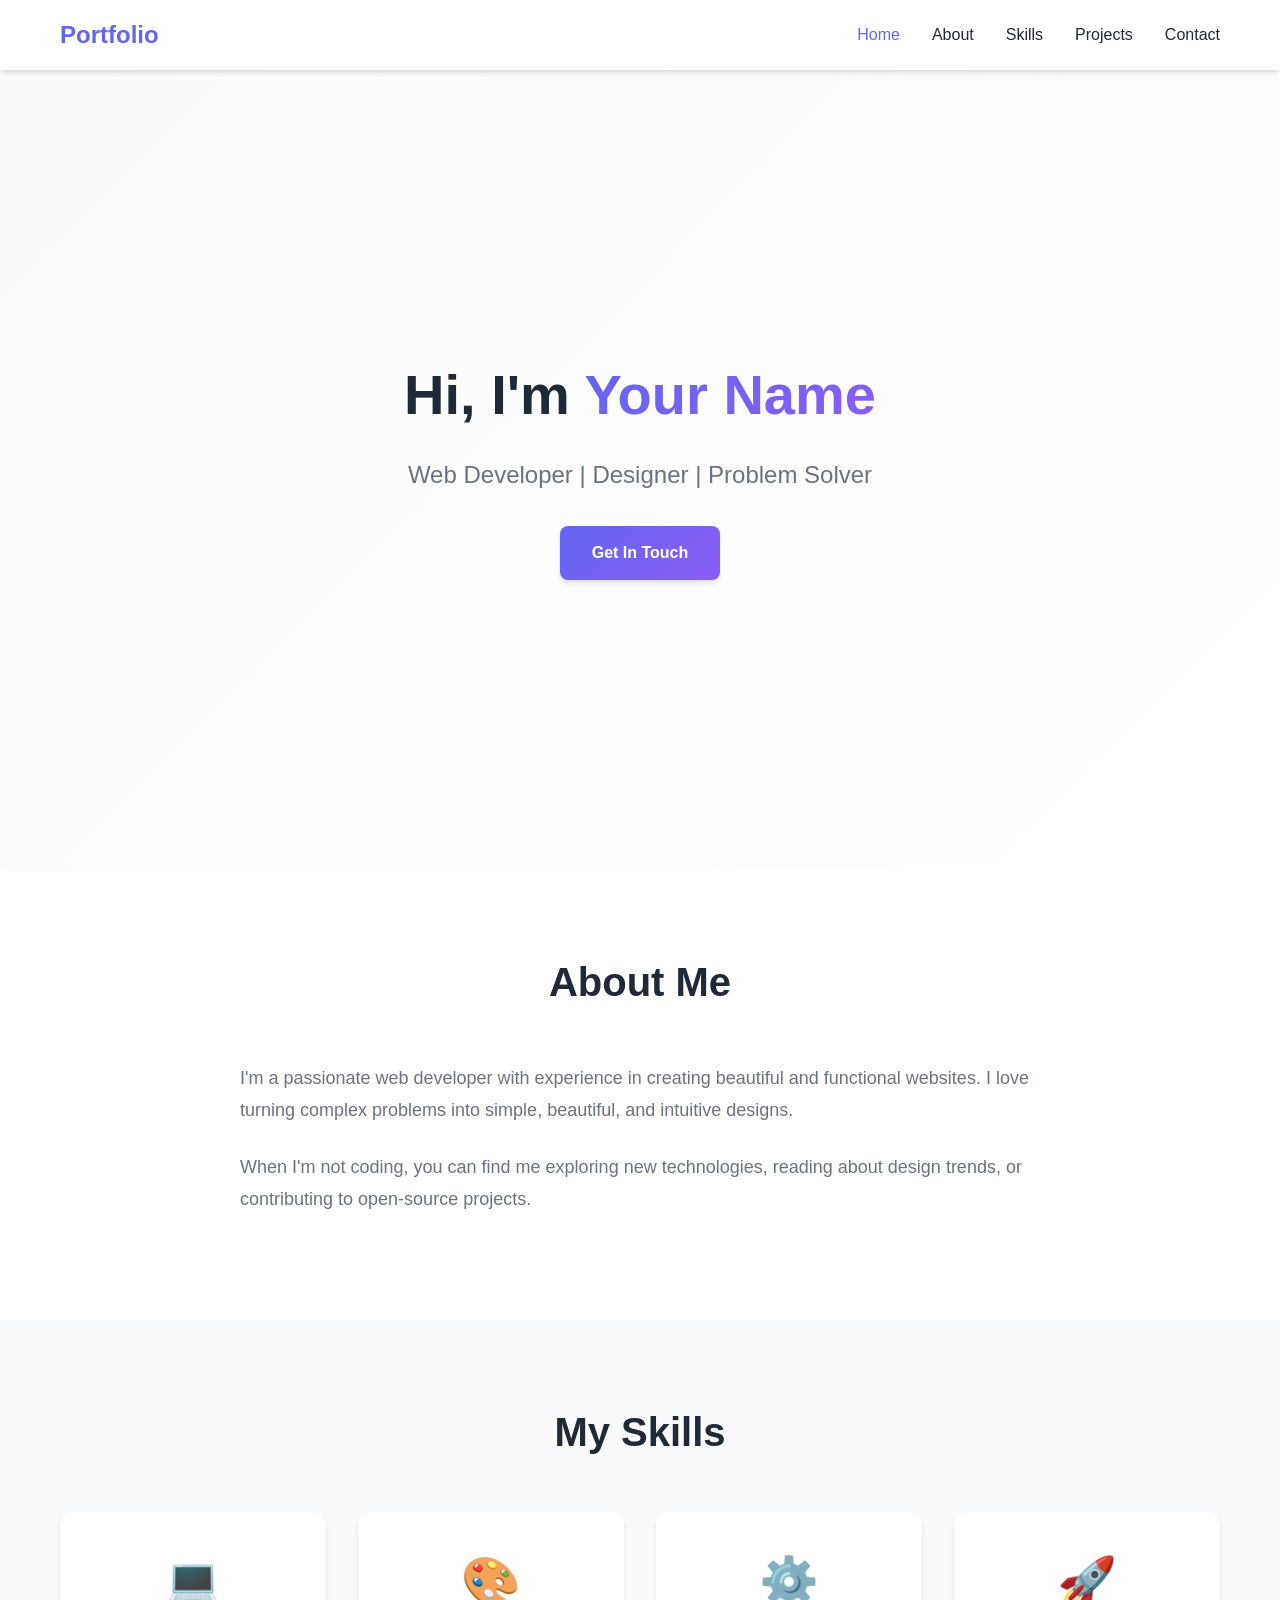
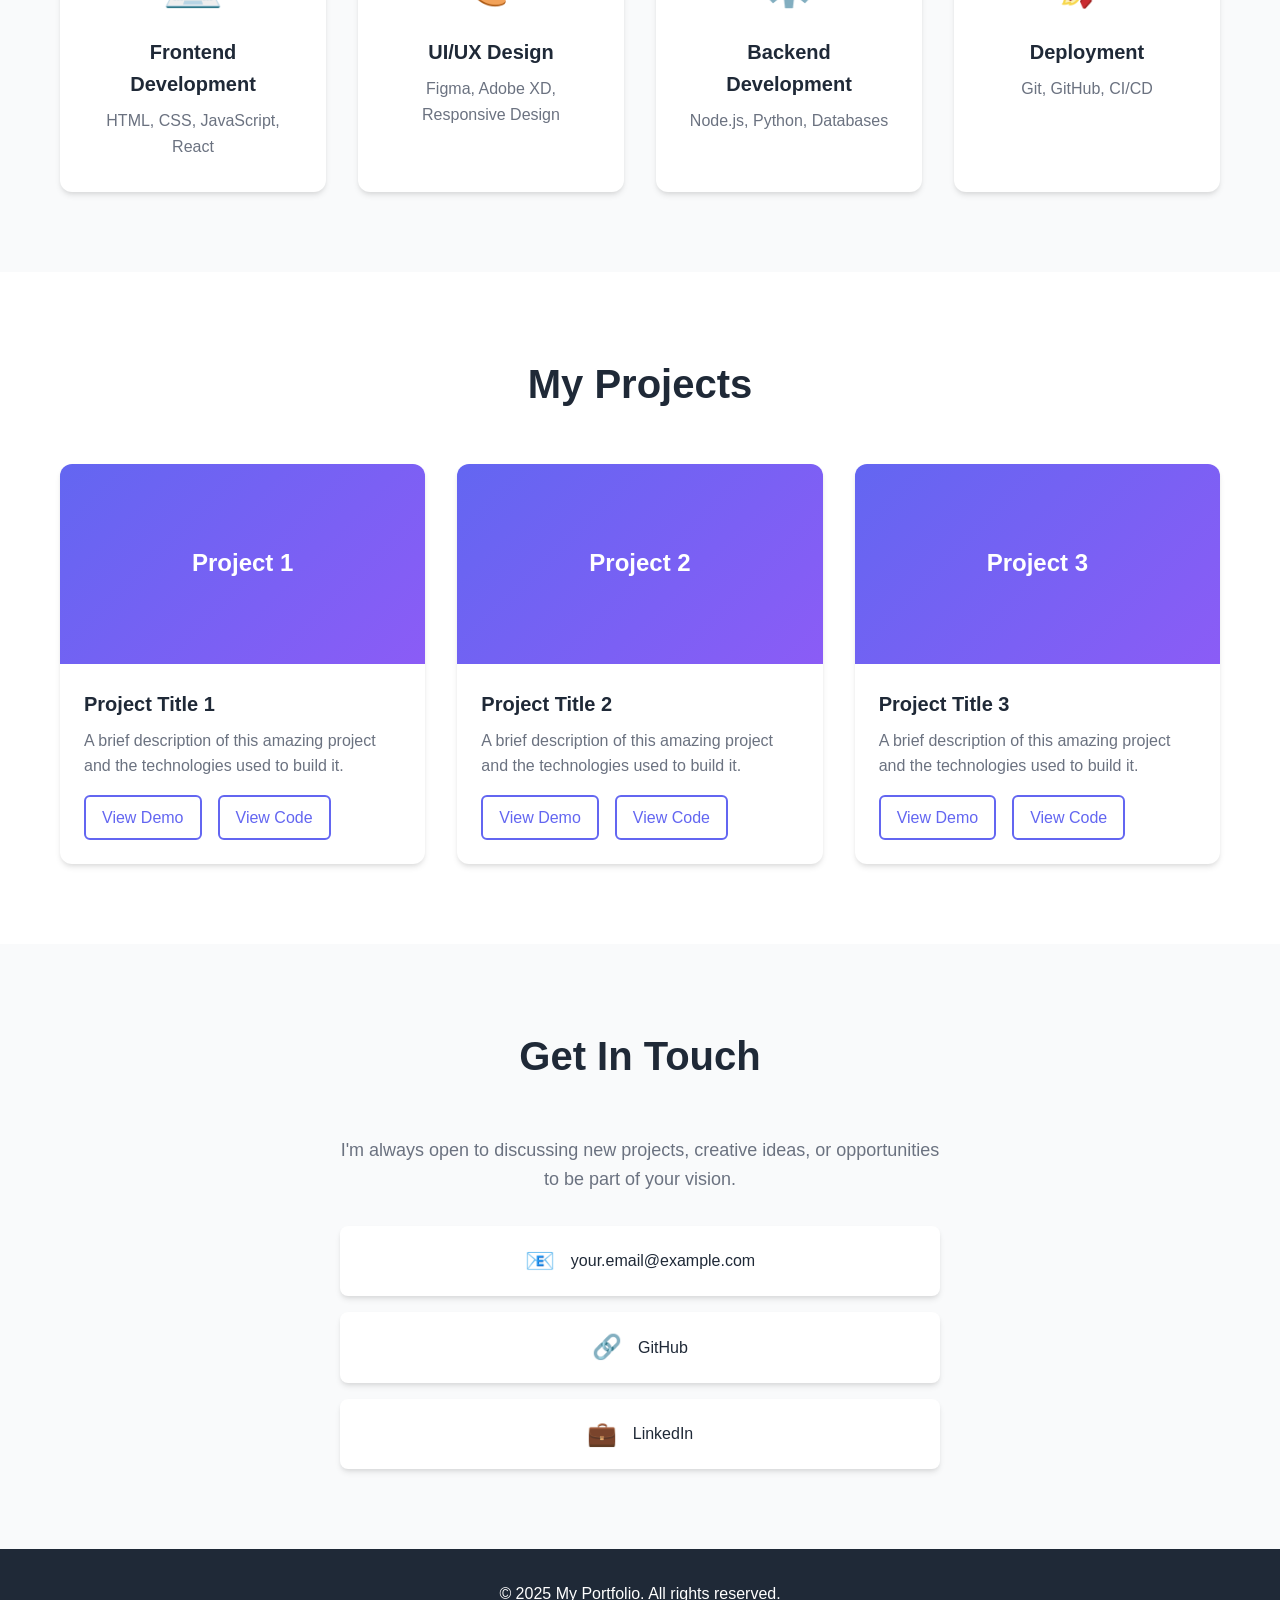
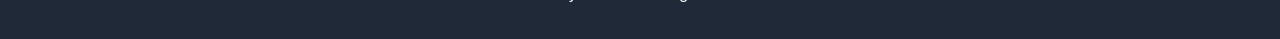
<file: index.html>
<!DOCTYPE html>
<html lang="en">
<head>
    <meta charset="UTF-8">
    <meta name="viewport" content="width=device-width, initial-scale=1.0">
    <meta name="description" content="Professional Portfolio Website">
    <title>My Portfolio</title>
    <link rel="stylesheet" href="styles.css">
</head>
<body>
    <!-- Navigation -->
    <nav class="navbar">
        <div class="container">
            <div class="logo">Portfolio</div>
            <ul class="nav-links">
                <li><a href="#home">Home</a></li>
                <li><a href="#about">About</a></li>
                <li><a href="#skills">Skills</a></li>
                <li><a href="#projects">Projects</a></li>
                <li><a href="#contact">Contact</a></li>
            </ul>
            <div class="hamburger">
                <span></span>
                <span></span>
                <span></span>
            </div>
        </div>
    </nav>

    <!-- Hero Section -->
    <section id="home" class="hero">
        <div class="container">
            <div class="hero-content">
                <h1>Hi, I'm <span class="highlight">Your Name</span></h1>
                <p class="tagline">Web Developer | Designer | Problem Solver</p>
                <a href="#contact" class="btn">Get In Touch</a>
            </div>
        </div>
    </section>

    <!-- About Section -->
    <section id="about" class="about">
        <div class="container">
            <h2 class="section-title">About Me</h2>
            <div class="about-content">
                <div class="about-text">
                    <p>I'm a passionate web developer with experience in creating beautiful and functional websites. I love turning complex problems into simple, beautiful, and intuitive designs.</p>
                    <p>When I'm not coding, you can find me exploring new technologies, reading about design trends, or contributing to open-source projects.</p>
                </div>
            </div>
        </div>
    </section>

    <!-- Skills Section -->
    <section id="skills" class="skills">
        <div class="container">
            <h2 class="section-title">My Skills</h2>
            <div class="skills-grid">
                <div class="skill-card">
                    <div class="skill-icon">💻</div>
                    <h3>Frontend Development</h3>
                    <p>HTML, CSS, JavaScript, React</p>
                </div>
                <div class="skill-card">
                    <div class="skill-icon">🎨</div>
                    <h3>UI/UX Design</h3>
                    <p>Figma, Adobe XD, Responsive Design</p>
                </div>
                <div class="skill-card">
                    <div class="skill-icon">⚙️</div>
                    <h3>Backend Development</h3>
                    <p>Node.js, Python, Databases</p>
                </div>
                <div class="skill-card">
                    <div class="skill-icon">🚀</div>
                    <h3>Deployment</h3>
                    <p>Git, GitHub, CI/CD</p>
                </div>
            </div>
        </div>
    </section>

    <!-- Projects Section -->
    <section id="projects" class="projects">
        <div class="container">
            <h2 class="section-title">My Projects</h2>
            <div class="projects-grid">
                <div class="project-card">
                    <div class="project-image">
                        <div class="placeholder-image">Project 1</div>
                    </div>
                    <div class="project-info">
                        <h3>Project Title 1</h3>
                        <p>A brief description of this amazing project and the technologies used to build it.</p>
                        <div class="project-links">
                            <a href="#" class="project-link">View Demo</a>
                            <a href="#" class="project-link">View Code</a>
                        </div>
                    </div>
                </div>
                <div class="project-card">
                    <div class="project-image">
                        <div class="placeholder-image">Project 2</div>
                    </div>
                    <div class="project-info">
                        <h3>Project Title 2</h3>
                        <p>A brief description of this amazing project and the technologies used to build it.</p>
                        <div class="project-links">
                            <a href="#" class="project-link">View Demo</a>
                            <a href="#" class="project-link">View Code</a>
                        </div>
                    </div>
                </div>
                <div class="project-card">
                    <div class="project-image">
                        <div class="placeholder-image">Project 3</div>
                    </div>
                    <div class="project-info">
                        <h3>Project Title 3</h3>
                        <p>A brief description of this amazing project and the technologies used to build it.</p>
                        <div class="project-links">
                            <a href="#" class="project-link">View Demo</a>
                            <a href="#" class="project-link">View Code</a>
                        </div>
                    </div>
                </div>
            </div>
        </div>
    </section>

    <!-- Contact Section -->
    <section id="contact" class="contact">
        <div class="container">
            <h2 class="section-title">Get In Touch</h2>
            <div class="contact-content">
                <p>I'm always open to discussing new projects, creative ideas, or opportunities to be part of your vision.</p>
                <div class="contact-methods">
                    <a href="mailto:your.email@example.com" class="contact-method">
                        <span class="icon">📧</span>
                        <span>your.email@example.com</span>
                    </a>
                    <a href="https://github.com/yourusername" class="contact-method" target="_blank">
                        <span class="icon">🔗</span>
                        <span>GitHub</span>
                    </a>
                    <a href="https://linkedin.com/in/yourusername" class="contact-method" target="_blank">
                        <span class="icon">💼</span>
                        <span>LinkedIn</span>
                    </a>
                </div>
            </div>
        </div>
    </section>

    <!-- Footer -->
    <footer class="footer">
        <div class="container">
            <p>&copy; 2025 My Portfolio. All rights reserved.</p>
        </div>
    </footer>

    <script src="script.js"></script>
</body>
</html>
</file>
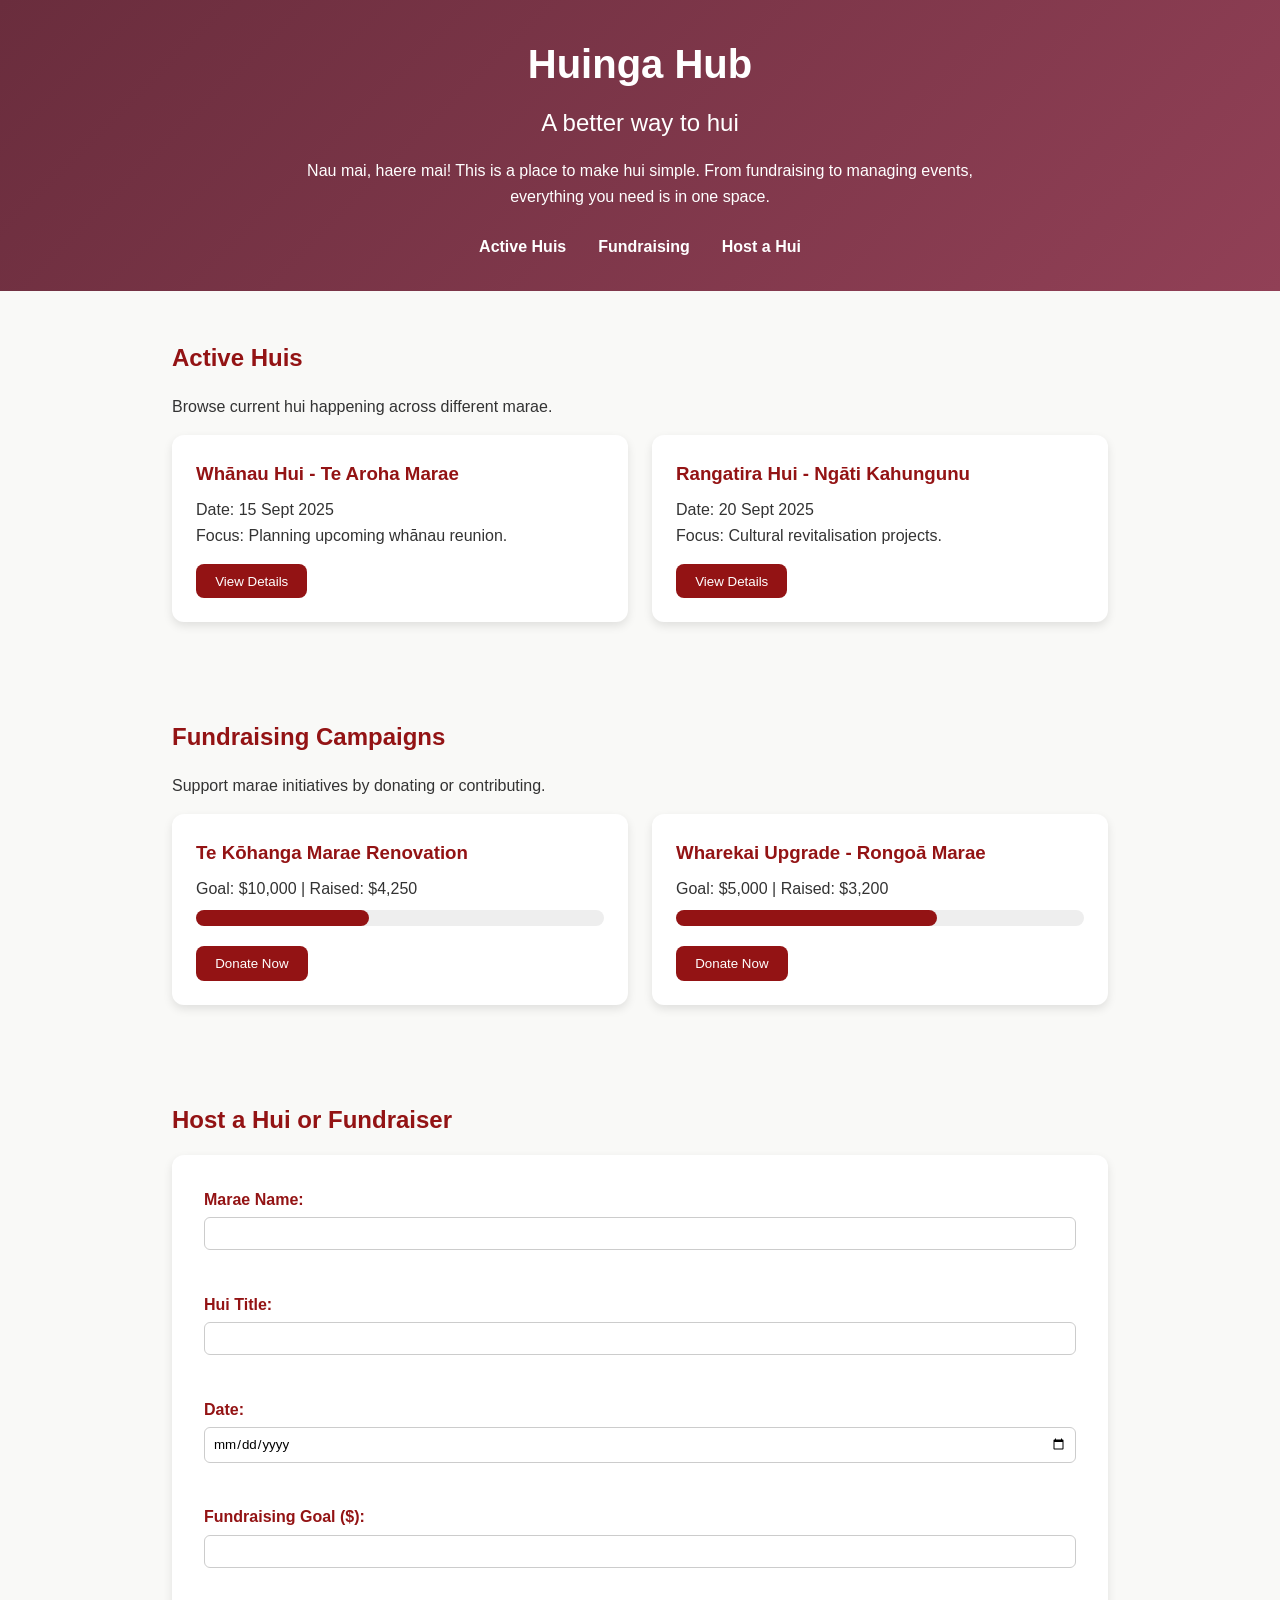
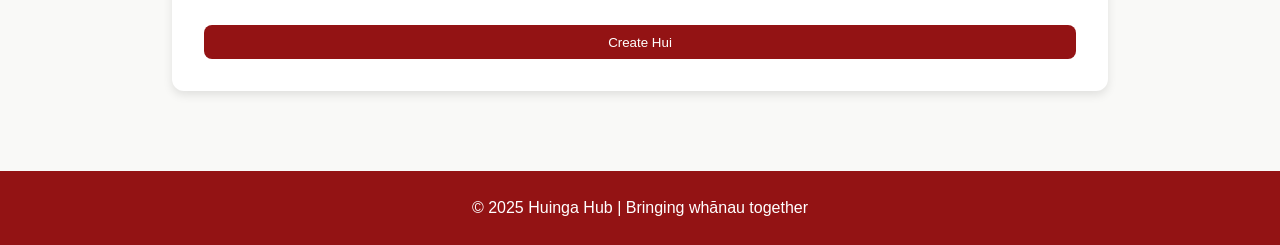
<file: Website/websites-i-made/HuingaHub/huihub.html>
<!DOCTYPE html>
<html lang="en">
  <head>
    <meta charset="UTF-8" />
    <meta name="viewport" content="width=device-width, initial-scale=1.0" />
    <link rel="stylesheet" href="style.css" />
    <script src="script.js" defer></script>
    <title>Huinga Hub</title>
  </head>
  <body>
    <!-- Header -->
    <header>
      <div class="hero">
        <h1>Huinga Hub</h1>
        <h2>A better way to hui</h2>
        <p>
          Nau mai, haere mai! This is a place to make hui simple. From
          fundraising to managing events, everything you need is in one space.
        </p>
      </div>
      <nav>
        <ul>
          <li><a href="#huis">Active Huis</a></li>
          <li><a href="#fundraising">Fundraising</a></li>
          <li><a href="#create">Host a Hui</a></li>
        </ul>
      </nav>
    </header>

    <!-- Main -->
    <main>
      <!-- Section: Active Huis -->
      <section id="huis">
        <h2>Active Huis</h2>
        <p>Browse current hui happening across different marae.</p>
        <div class="card-container">
          <div class="card">
            <h3>Whānau Hui - Te Aroha Marae</h3>
            <p>Date: 15 Sept 2025</p>
            <p>Focus: Planning upcoming whānau reunion.</p>
            <button>View Details</button>
          </div>
          <div class="card">
            <h3>Rangatira Hui - Ngāti Kahungunu</h3>
            <p>Date: 20 Sept 2025</p>
            <p>Focus: Cultural revitalisation projects.</p>
            <button>View Details</button>
          </div>
        </div>
      </section>

      <!-- Section: Fundraising -->
      <section id="fundraising">
        <h2>Fundraising Campaigns</h2>
        <p>Support marae initiatives by donating or contributing.</p>
        <div class="card-container">
          <div class="card">
            <h3>Te Kōhanga Marae Renovation</h3>
            <p>Goal: $10,000 | Raised: $4,250</p>
            <progress value="4250" max="10000"></progress>
            <button>Donate Now</button>
          </div>
          <div class="card">
            <h3>Wharekai Upgrade - Rongoā Marae</h3>
            <p>Goal: $5,000 | Raised: $3,200</p>
            <progress value="3200" max="5000"></progress>
            <button>Donate Now</button>
          </div>
        </div>
      </section>

      <!-- Section: Create a Hui -->
      <section id="create">
        <h2>Host a Hui or Fundraiser</h2>
        <form>
          <label for="marae">Marae Name:</label><br />
          <input type="text" id="marae" name="marae" required /><br /><br />

          <label for="hui-title">Hui Title:</label><br />
          <input
            type="text"
            id="hui-title"
            name="hui-title"
            required
          /><br /><br />

          <label for="date">Date:</label><br />
          <input type="date" id="date" name="date" required /><br /><br />

          <label for="fundraising">Fundraising Goal ($):</label><br />
          <input
            type="number"
            id="fundraising"
            name="fundraising"
          /><br /><br />

          <button type="submit">Create Hui</button>
        </form>
      </section>
    </main>

    <!-- Footer -->
    <footer>
      <p>&copy; 2025 Huinga Hub | Bringing whānau together</p>
    </footer>
  </body>
</html>
</file>
<file: styles.css>
/* Reset and Base Styles */
* {
    margin: 0;
    padding: 0;
    box-sizing: border-box;
}

:root {
    --primary-color: #6366f1;
    --secondary-color: #8b5cf6;
    --text-color: #1f2937;
    --light-text: #6b7280;
    --bg-light: #f9fafb;
    --bg-white: #ffffff;
    --shadow: 0 4px 6px -1px rgba(0, 0, 0, 0.1), 0 2px 4px -1px rgba(0, 0, 0, 0.06);
    --shadow-lg: 0 10px 15px -3px rgba(0, 0, 0, 0.1), 0 4px 6px -2px rgba(0, 0, 0, 0.05);
}

html {
    scroll-behavior: smooth;
}

body {
    font-family: -apple-system, BlinkMacSystemFont, 'Segoe UI', Roboto, Oxygen, Ubuntu, Cantarell, sans-serif;
    line-height: 1.6;
    color: var(--text-color);
}

.container {
    max-width: 1200px;
    margin: 0 auto;
    padding: 0 20px;
}

/* Navigation */
.navbar {
    position: fixed;
    top: 0;
    width: 100%;
    background: var(--bg-white);
    box-shadow: var(--shadow);
    z-index: 1000;
    padding: 1rem 0;
}

.navbar .container {
    display: flex;
    justify-content: space-between;
    align-items: center;
}

.logo {
    font-size: 1.5rem;
    font-weight: 700;
    color: var(--primary-color);
}

.nav-links {
    display: flex;
    list-style: none;
    gap: 2rem;
}

.nav-links a {
    text-decoration: none;
    color: var(--text-color);
    font-weight: 500;
    transition: color 0.3s ease;
}

.nav-links a:hover {
    color: var(--primary-color);
}

.hamburger {
    display: none;
    flex-direction: column;
    cursor: pointer;
    gap: 4px;
}

.hamburger span {
    width: 25px;
    height: 3px;
    background: var(--text-color);
    border-radius: 3px;
    transition: all 0.3s ease;
}

/* Hero Section */
.hero {
    margin-top: 60px;
    min-height: 90vh;
    display: flex;
    align-items: center;
    background: linear-gradient(135deg, var(--bg-light) 0%, var(--bg-white) 100%);
}

.hero-content {
    text-align: center;
    padding: 4rem 0;
}

.hero h1 {
    font-size: 3.5rem;
    margin-bottom: 1rem;
    color: var(--text-color);
}

.highlight {
    color: var(--primary-color);
    background: linear-gradient(135deg, var(--primary-color), var(--secondary-color));
    -webkit-background-clip: text;
    -webkit-text-fill-color: transparent;
    background-clip: text;
}

.tagline {
    font-size: 1.5rem;
    color: var(--light-text);
    margin-bottom: 2rem;
}

.btn {
    display: inline-block;
    padding: 0.875rem 2rem;
    background: linear-gradient(135deg, var(--primary-color), var(--secondary-color));
    color: white;
    text-decoration: none;
    border-radius: 8px;
    font-weight: 600;
    transition: transform 0.3s ease, box-shadow 0.3s ease;
    box-shadow: var(--shadow);
}

.btn:hover {
    transform: translateY(-2px);
    box-shadow: var(--shadow-lg);
}

/* Sections */
section {
    padding: 5rem 0;
}

.section-title {
    text-align: center;
    font-size: 2.5rem;
    margin-bottom: 3rem;
    color: var(--text-color);
}

/* About Section */
.about {
    background: var(--bg-white);
}

.about-content {
    max-width: 800px;
    margin: 0 auto;
}

.about-text p {
    font-size: 1.125rem;
    color: var(--light-text);
    margin-bottom: 1.5rem;
    line-height: 1.8;
}

/* Skills Section */
.skills {
    background: var(--bg-light);
}

.skills-grid {
    display: grid;
    grid-template-columns: repeat(auto-fit, minmax(250px, 1fr));
    gap: 2rem;
}

.skill-card {
    background: var(--bg-white);
    padding: 2rem;
    border-radius: 12px;
    box-shadow: var(--shadow);
    text-align: center;
    transition: transform 0.3s ease, box-shadow 0.3s ease;
}

.skill-card:hover {
    transform: translateY(-5px);
    box-shadow: var(--shadow-lg);
}

.skill-icon {
    font-size: 3rem;
    margin-bottom: 1rem;
}

.skill-card h3 {
    font-size: 1.25rem;
    margin-bottom: 0.5rem;
    color: var(--text-color);
}

.skill-card p {
    color: var(--light-text);
}

/* Projects Section */
.projects {
    background: var(--bg-white);
}

.projects-grid {
    display: grid;
    grid-template-columns: repeat(auto-fit, minmax(300px, 1fr));
    gap: 2rem;
}

.project-card {
    background: var(--bg-white);
    border-radius: 12px;
    overflow: hidden;
    box-shadow: var(--shadow);
    transition: transform 0.3s ease, box-shadow 0.3s ease;
}

.project-card:hover {
    transform: translateY(-5px);
    box-shadow: var(--shadow-lg);
}

.project-image {
    width: 100%;
    height: 200px;
    background: linear-gradient(135deg, var(--primary-color), var(--secondary-color));
}

.placeholder-image {
    width: 100%;
    height: 100%;
    display: flex;
    align-items: center;
    justify-content: center;
    color: white;
    font-size: 1.5rem;
    font-weight: 600;
}

.project-info {
    padding: 1.5rem;
}

.project-info h3 {
    font-size: 1.25rem;
    margin-bottom: 0.5rem;
    color: var(--text-color);
}

.project-info p {
    color: var(--light-text);
    margin-bottom: 1rem;
}

.project-links {
    display: flex;
    gap: 1rem;
}

.project-link {
    display: inline-block;
    padding: 0.5rem 1rem;
    border: 2px solid var(--primary-color);
    color: var(--primary-color);
    text-decoration: none;
    border-radius: 6px;
    font-weight: 500;
    transition: all 0.3s ease;
}

.project-link:hover {
    background: var(--primary-color);
    color: white;
}

/* Contact Section */
.contact {
    background: var(--bg-light);
}

.contact-content {
    max-width: 600px;
    margin: 0 auto;
    text-align: center;
}

.contact-content p {
    font-size: 1.125rem;
    color: var(--light-text);
    margin-bottom: 2rem;
}

.contact-methods {
    display: flex;
    flex-direction: column;
    gap: 1rem;
}

.contact-method {
    display: flex;
    align-items: center;
    justify-content: center;
    gap: 1rem;
    padding: 1rem 2rem;
    background: var(--bg-white);
    border-radius: 8px;
    text-decoration: none;
    color: var(--text-color);
    box-shadow: var(--shadow);
    transition: transform 0.3s ease, box-shadow 0.3s ease;
}

.contact-method:hover {
    transform: translateY(-2px);
    box-shadow: var(--shadow-lg);
}

.contact-method .icon {
    font-size: 1.5rem;
}

/* Footer */
.footer {
    background: var(--text-color);
    color: white;
    text-align: center;
    padding: 2rem 0;
}

/* Responsive Design */
@media (max-width: 768px) {
    .nav-links {
        position: fixed;
        left: -100%;
        top: 60px;
        flex-direction: column;
        background: var(--bg-white);
        width: 100%;
        text-align: center;
        transition: left 0.3s ease;
        box-shadow: var(--shadow);
        padding: 2rem 0;
    }

    .nav-links.active {
        left: 0;
    }

    .hamburger {
        display: flex;
    }

    .hero h1 {
        font-size: 2.5rem;
    }

    .tagline {
        font-size: 1.25rem;
    }

    .section-title {
        font-size: 2rem;
    }

    .skills-grid {
        grid-template-columns: 1fr;
    }

    .projects-grid {
        grid-template-columns: 1fr;
    }
}

@media (max-width: 480px) {
    .hero h1 {
        font-size: 2rem;
    }

    .tagline {
        font-size: 1rem;
    }
}

/* Animations */
@keyframes fadeIn {
    from {
        opacity: 0;
        transform: translateY(10px);
    }
    to {
        opacity: 1;
        transform: translateY(0);
    }
}

@keyframes fadeOut {
    from {
        opacity: 1;
        transform: translateY(0);
    }
    to {
        opacity: 0;
        transform: translateY(10px);
    }
}

.active-link {
    color: var(--primary-color) !important;
}
</file>
<file: Website/websites-i-made/HuingaHub/style.css>
/* Reset some defaults */
* {
  margin: 0;
  padding: 0;
  box-sizing: border-box;
  font-family: "Segoe UI", Tahoma, sans-serif;
}

body {
  background: #f9f9f7;
  color: #333;
  line-height: 1.6;
}

/* Header / Hero */
header {
  background: linear-gradient(135deg, #6a2d3d, #914056);
  color: white;
  padding: 2rem;
  text-align: center;
}

header h1 {
  font-size: 2.5rem;
}

header h2 {
  margin: 0.5rem 0 1rem;
  font-weight: 400;
}

header p {
  max-width: 700px;
  margin: auto;
}

/* Navigation */
nav {
  margin-top: 1.5rem;
}

nav ul {
  list-style: none;
  display: flex;
  justify-content: center;
  gap: 2rem;
}

nav a {
  color: white;
  text-decoration: none;
  font-weight: bold;
  transition: 0.3s;
}

nav a:hover {
  text-decoration: underline;
}

/* Sections */
main section {
  padding: 3rem 2rem;
  max-width: 1000px;
  margin: auto;
}

main h2 {
  color: rgba(147, 19, 20);
  margin-bottom: 1rem;
}

/* Cards */
.card-container {
  display: grid;
  grid-template-columns: repeat(auto-fit, minmax(280px, 1fr));
  gap: 1.5rem;
  margin-top: 1rem;
}

.card {
  background: white;
  border-radius: 12px;
  padding: 1.5rem;
  box-shadow: 0 4px 10px rgba(0,0,0,0.1);
  transition: transform 0.2s, box-shadow 0.2s;
}

.card:hover {
  transform: translateY(-5px);
  box-shadow: 0 6px 14px rgba(0,0,0,0.15);
}

.card h3 {
  color: rgba(147, 19, 20);
  margin-bottom: 0.5rem;
}

/* Buttons */
button {
  background: rgba(147, 19, 20);
  color: white;
  border: none;
  padding: 0.6rem 1.2rem;
  border-radius: 8px;
  cursor: pointer;
  margin-top: 1rem;
  transition: background 0.3s;
}

button:hover {
  background: rgba(147, 19, 20);
}

/* Progress Bars */
progress {
  width: 100%;
  height: 1rem;
  margin-top: 0.5rem;
  appearance: none;
}

progress::-webkit-progress-bar {
  background: #eee;
  border-radius: 8px;
}

progress::-webkit-progress-value {
  background: rgba(147, 19, 20);
  border-radius: 8px;
}

progress::-moz-progress-bar {
  background: rgba(147, 19, 20);
  border-radius: 8px;
}

/* Form */
form {
  background: white;
  padding: 2rem;
  border-radius: 12px;
  box-shadow: 0 4px 10px rgba(0,0,0,0.1);
}

form label {
  font-weight: bold;
  color: rgba(147, 19, 20);
}

form input {
  width: 100%;
  padding: 0.5rem;
  margin-top: 0.3rem;
  margin-bottom: 1rem;
  border: 1px solid #ccc;
  border-radius: 6px;
}

form button {
  width: 100%;
}

/* Footer */
footer {
  background: rgba(147, 19, 20);
  color: white;
  text-align: center;
  padding: 1.5rem;
  margin-top: 2rem;
}
</file>
